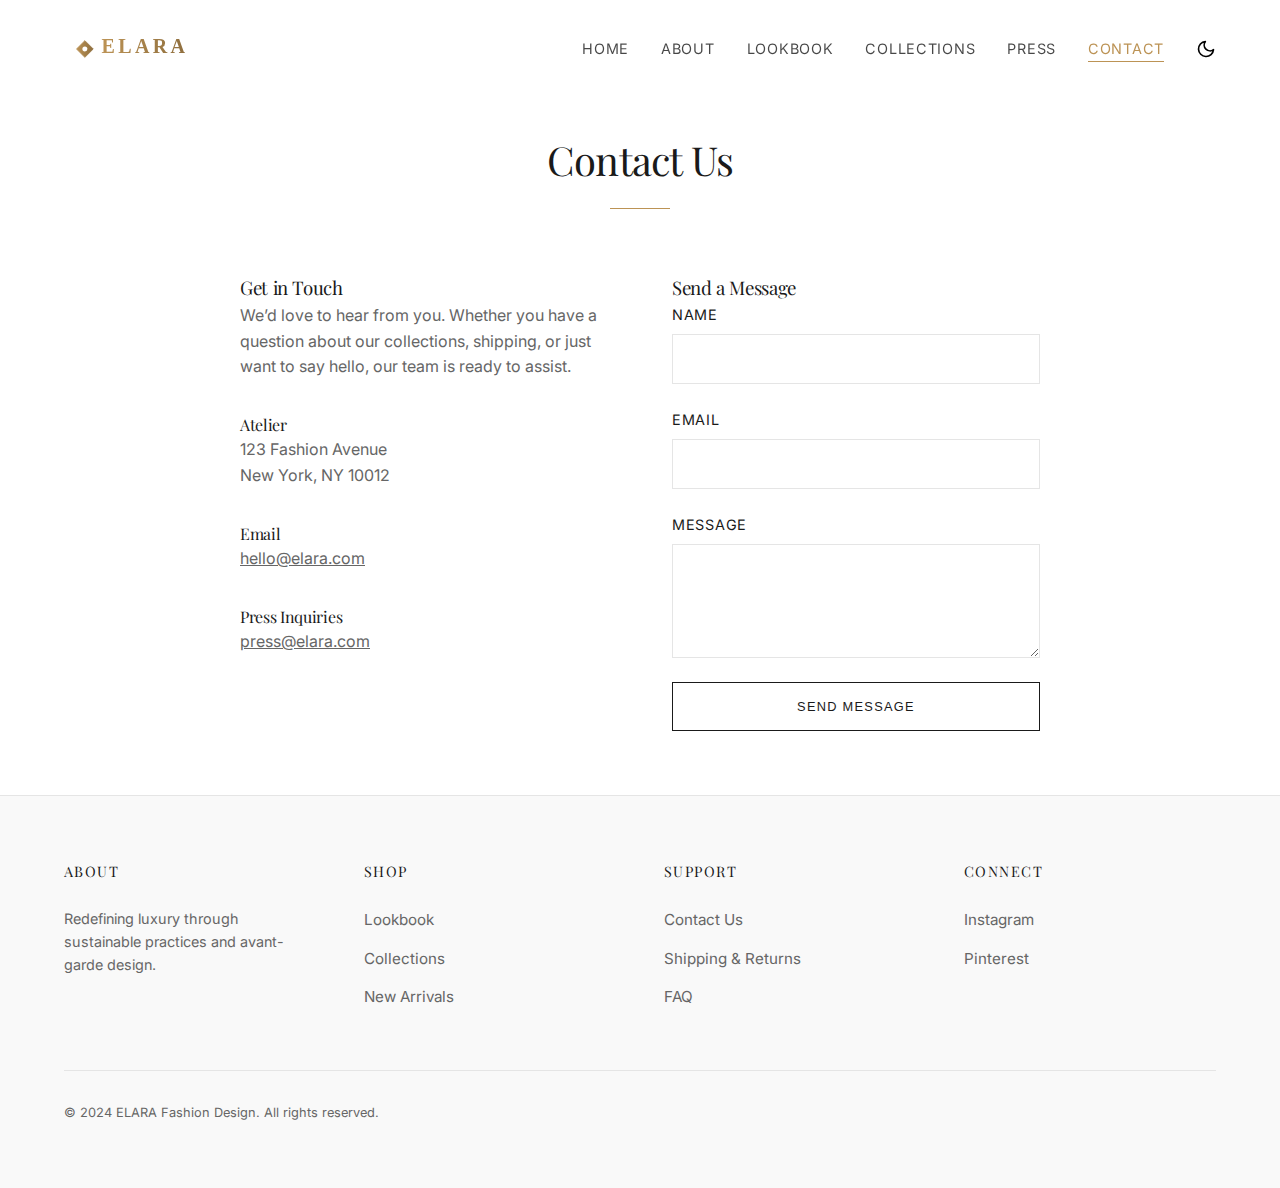
<file: contact.html>
<!DOCTYPE html>
<html lang="en">

<head>
    <meta charset="UTF-8">
    <meta name="viewport" content="width=device-width, initial-scale=1.0">
    <title>Contact | ELARA</title>
    <link rel="preconnect" href="https://fonts.googleapis.com">
    <link rel="preconnect" href="https://fonts.gstatic.com" crossorigin>
    <link
        href="https://fonts.googleapis.com/css2?family=Inter:wght@300;400;500&family=Playfair+Display:ital,wght@0,400;0,700;1,400&display=swap"
        rel="stylesheet">
    <link rel="stylesheet" href="style.css">
    <link rel="icon" type="image/svg+xml" href="assets/favicon.svg">
</head>

<body>

    <nav class="navbar">
        <a href="index.html" class="logo">
            <img src="assets/logo.svg" alt="ELARA" class="logo-img">
        </a>
        <div class="menu-toggle">☰</div>
        <ul class="nav-links">
            <!-- Note: Will be updated by global replace to include Contact link later if I miss it here, but adding it now for this file -->
            <li>
                <a href="index.html" class="nav-link">Home</a>
                <ul class="dropdown-menu">
                    <li><a href="home1.html">Home 1</a></li>
                    <li><a href="home2.html">Home 2</a></li>
                </ul>
            </li>
            <li><a href="about.html" class="nav-link">About</a></li>
            <li><a href="lookbook.html" class="nav-link">Lookbook</a></li>
            <li><a href="collections.html" class="nav-link">Collections</a></li>
            <li><a href="press.html" class="nav-link">Press</a></li>
            <li><a href="contact.html" class="nav-link active">Contact</a></li>
            <li><button class="theme-toggle" aria-label="Toggle Dark Mode"><img src="assets/moon.svg" class="theme-icon"
                        alt="Dark Mode"></button></li>
        </ul>
    </nav>

    <section class="section" style="padding-top: 8rem;">
        <h1 class="section-title">Contact Us</h1>
        <div class="contact-container">
            <div class="contact-info">
                <h3>Get in Touch</h3>
                <p>
                    We’d love to hear from you. Whether you have a question about our collections,
                    shipping, or just want to say hello, our team is ready to assist.
                </p>
                <div style="margin-top: 2rem;">
                    <h4>Atelier</h4>
                    <p>123 Fashion Avenue<br>New York, NY 10012</p>
                </div>
                <div style="margin-top: 2rem;">
                    <h4>Email</h4>
                    <p><a href="mailto:hello@elara.com" style="text-decoration: underline;">hello@elara.com</a></p>
                </div>
                <div style="margin-top: 2rem;">
                    <h4>Press Inquiries</h4>
                    <p><a href="mailto:press@elara.com" style="text-decoration: underline;">press@elara.com</a></p>
                </div>
            </div>

            <div class="contact-form-wrapper">
                <h3>Send a Message</h3>
                <form class="contact-form">
                    <div class="form-group">
                        <label for="name">Name</label>
                        <input type="text" id="name" name="name" required>
                    </div>
                    <div class="form-group">
                        <label for="email">Email</label>
                        <input type="email" id="email" name="email" required>
                    </div>
                    <div class="form-group">
                        <label for="message">Message</label>
                        <textarea id="message" name="message" rows="5" required></textarea>
                    </div>
                    <button type="submit" class="btn">Send Message</button>
                </form>
            </div>
        </div>
    </section>

    <footer>
        <div class="footer-content">
            <div class="footer-col">
                <h4>About</h4>
                <p style="color: var(--secondary-text); font-size: 0.9rem; line-height: 1.6;">
                    Redefining luxury through sustainable practices and avant-garde design.
                </p>
            </div>
            <div class="footer-col">
                <h4>Shop</h4>
                <ul>
                    <li><a href="lookbook.html">Lookbook</a></li>
                    <li><a href="collections.html">Collections</a></li>
                    <li><a href="#">New Arrivals</a></li>
                </ul>
            </div>
            <div class="footer-col">
                <h4>Support</h4>
                <ul>
                    <li><a href="contact.html">Contact Us</a></li>
                    <li><a href="#">Shipping & Returns</a></li>
                    <li><a href="#">FAQ</a></li>
                </ul>
            </div>
            <div class="footer-col">
                <h4>Connect</h4>
                <ul>
                    <li><a href="#">Instagram</a></li>
                    <li><a href="#">Pinterest</a></li>
                </ul>
            </div>
        </div>
        <div class="footer-bottom">
            <p class="copyright">&copy; 2024 ELARA Fashion Design. All rights reserved.</p>
        </div>
    </footer>

    <script src="script.js"></script>
</body>

</html>
</file>
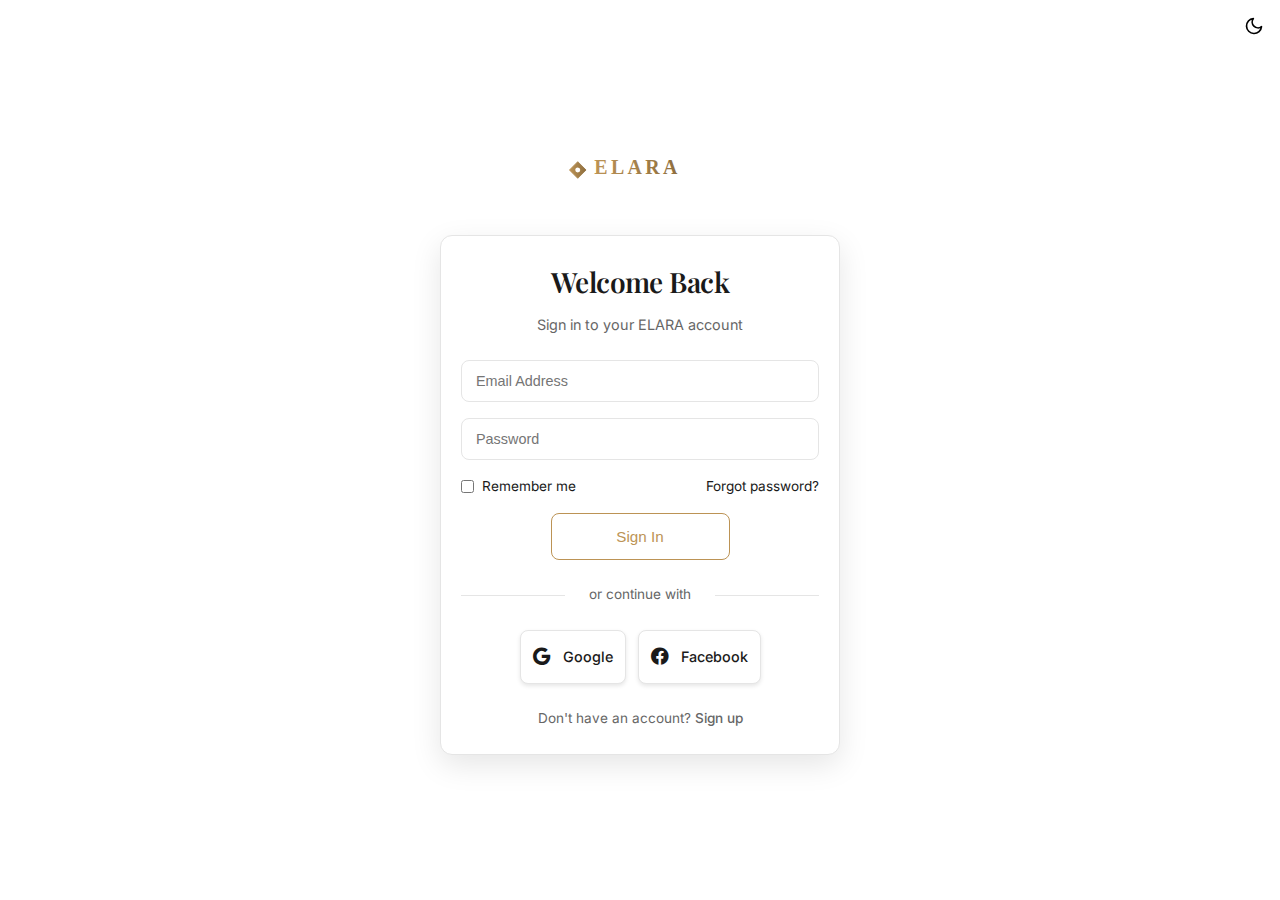
<file: login.html>
<!DOCTYPE html>
<html lang="en">

<head>
    <meta charset="UTF-8">
    <meta name="viewport" content="width=device-width, initial-scale=1.0">
    <title>Login | ELARA</title>
    <meta name="description" content="Login to your ELARA account">
    <link rel="preconnect" href="https://fonts.googleapis.com">
    <link rel="preconnect" href="https://fonts.gstatic.com" crossorigin>
    <link
        href="https://fonts.googleapis.com/css2?family=Inter:wght@300;400;500&family=Playfair+Display:ital,wght@0,400;0,700;1,400&display=swap"
        rel="stylesheet">
    <link rel="stylesheet" href="style.css">
    <link rel="icon" type="image/svg+xml" href="assets/favicon.svg">
    <!-- Bootstrap Icons -->
    <link rel="stylesheet" href="https://cdn.jsdelivr.net/npm/bootstrap-icons@1.11.0/font/bootstrap-icons.css">
    <style>
        .auth-container {
            min-height: 100vh;
            display: flex;
            flex-direction: column;
            justify-content: center;
            align-items: center;
            padding: 1rem;
            box-sizing: border-box;
        }

        .auth-header {
            position: absolute;
            top: 1rem;
            right: 1rem;
        }

        .auth-logo {
            text-align: center;
            margin-bottom: 1.5rem;
        }

        .auth-logo img {
            height: 50px;
            margin-bottom: 0.5rem;
        }

        .auth-card {
            background: var(--bg-color);
            border: 1px solid var(--border-color);
            border-radius: 12px;
            padding: 1.5rem 1.25rem;
            width: 100%;
            max-width: 400px;
            box-shadow: 0 10px 30px rgba(0, 0, 0, 0.1);
        }

        .auth-title {
            font-size: 1.75rem;
            font-weight: 600;
            margin-bottom: 0.5rem;
            text-align: center;
            font-family: 'Playfair Display', serif;
        }

        .auth-subtitle {
            color: var(--secondary-text);
            text-align: center;
            margin-bottom: 1.5rem;
            font-size: 0.9rem;
        }

        .form-group {
            margin-bottom: 1rem;
        }

        .form-label {
            display: block;
            margin-bottom: 0.5rem;
            font-weight: 500;
            font-size: 0.85rem;
        }

        .form-input {
            width: 100%;
            padding: 0.75rem 0.875rem;
            border: 1px solid var(--border-color);
            border-radius: 8px;
            font-size: 0.9rem;
            background: var(--bg-color);
            color: var(--text-color);
            transition: border-color 0.3s, box-shadow 0.3s;
            box-sizing: border-box;
        }

        .form-input:focus {
            outline: none;
            border-color: var(--primary-color);
            box-shadow: 0 0 0 3px rgba(188, 147, 85, 0.1);
        }

        .auth-options {
            display: flex;
            justify-content: space-between;
            align-items: center;
            margin-bottom: 1rem;
            font-size: 0.85rem;
        }

        .remember-me {
            display: flex;
            align-items: center;
            gap: 0.5rem;
        }

        .remember-me input[type="checkbox"] {
            width: auto;
        }

        .forgot-password {
            color: var(--primary-color);
            text-decoration: none;
            transition: opacity 0.3s;
        }

        .forgot-password:hover {
            opacity: 0.8;
        }

        .btn-primary {
            width: 50%;
            display: block;
            margin: 0 auto 1rem auto;
            padding: 0.875rem;
            background: transparent;
            color: var(--accent-color);
            border: 1px solid var(--accent-color);
            border-radius: 8px;
            font-size: 0.95rem;
            font-weight: 500;
            cursor: pointer;
            transition: opacity 0.3s;
        }

        .btn-primary:hover {
            background: var(--accent-color);
            color: white;
        }

        .divider {
            text-align: center;
            margin: 1.5rem 0;
            position: relative;
            color: var(--secondary-text);
            font-size: 0.85rem;
            line-height: 1;
        }

        .divider::before {
            content: '';
            position: absolute;
            top: 50%;
            left: 0;
            right: 0;
            height: 1px;
            background: var(--border-color);
            z-index: 1;
        }

        .divider span {
            background: var(--bg-color);
            padding: 0.25rem 1.5rem;
            position: relative;
            z-index: 2;
            display: inline-block;
            vertical-align: middle;
        }

        .social-buttons {
            display: flex;
            flex-direction: row;
            gap: 0.75rem;
            justify-content: center;
        }

        .social-btn {
            display: flex;
            align-items: center;
            justify-content: center;
            gap: 0.75rem;
            padding: 0.75rem;
            border: 1px solid var(--border-color);
            border-radius: 8px;
            background: var(--bg-color);
            color: var(--text-color);
            text-decoration: none;
            font-weight: 500;
            transition: all 0.3s;
            font-size: 0.9rem;
            box-shadow: 0 2px 4px rgba(0, 0, 0, 0.1);
        }

        .social-btn:hover {
            border-color: var(--primary-color);
            color: var(--primary-color);
        }

        .social-btn i {
            font-size: 1.1rem;
        }

        .signup-link {
            text-align: center;
            margin-top: 1.5rem;
            color: var(--secondary-text);
            font-size: 0.85rem;
        }

        .signup-link a {
            color: var(--primary-color);
            text-decoration: none;
            font-weight: 500;
        }

        .signup-link a:hover {
            opacity: 0.8;
        }

        @media (max-width: 480px) {
            .auth-container {
                padding: 0.75rem;
            }

            .auth-card {
                padding: 1.5rem 1rem;
                max-height: 90vh;
            }

            .auth-header {
                top: 0.75rem;
                right: 0.75rem;
            }

            .auth-logo img {
                height: 40px;
            }

            .btn-primary {
                width: 100%;
            }
        }
    </style>
</head>

<body>
    <div class="auth-container">
        <!-- Theme Toggle -->
        <div class="auth-header">
            <button class="theme-toggle" aria-label="Toggle Dark Mode">
                <img src="assets/moon.svg" class="theme-icon" alt="Dark Mode">
            </button>
        </div>

        <!-- Logo -->
        <div class="auth-logo">
            <a href="index.html" style="text-decoration: none; display: inline-block;">
                <img src="assets/logo.svg" alt="ELARA">
            </a>
        </div>

        <!-- Login Form -->
        <div class="auth-card">
            <h1 class="auth-title">Welcome Back</h1>
            <p class="auth-subtitle">Sign in to your ELARA account</p>

            <form>
                <div class="form-group">
                    <input type="email" id="email" class="form-input" placeholder="Email Address" required>
                </div>

                <div class="form-group">
                    <input type="password" id="password" class="form-input" placeholder="Password" required>
                </div>

                <div class="auth-options">
                    <div class="remember-me">
                        <input type="checkbox" id="remember" name="remember">
                        <label for="remember">Remember me</label>
                    </div>
                    <a href="#" class="forgot-password">Forgot password?</a>
                </div>

                <button type="submit" class="btn-primary">Sign In</button>
            </form>

            <div class="divider">
                <span>or continue with</span>
            </div>

            <div class="social-buttons">
                <a href="#" class="social-btn">
                    <i class="bi bi-google"></i>
                    Google
                </a>
                <a href="#" class="social-btn">
                    <i class="bi bi-facebook"></i>
                    Facebook
                </a>
            </div>

            <div class="signup-link">
                Don't have an account? <a href="signup.html">Sign up</a>
            </div>
        </div>
    </div>

    <script src="script.js"></script>
</body>

</html>
</file>
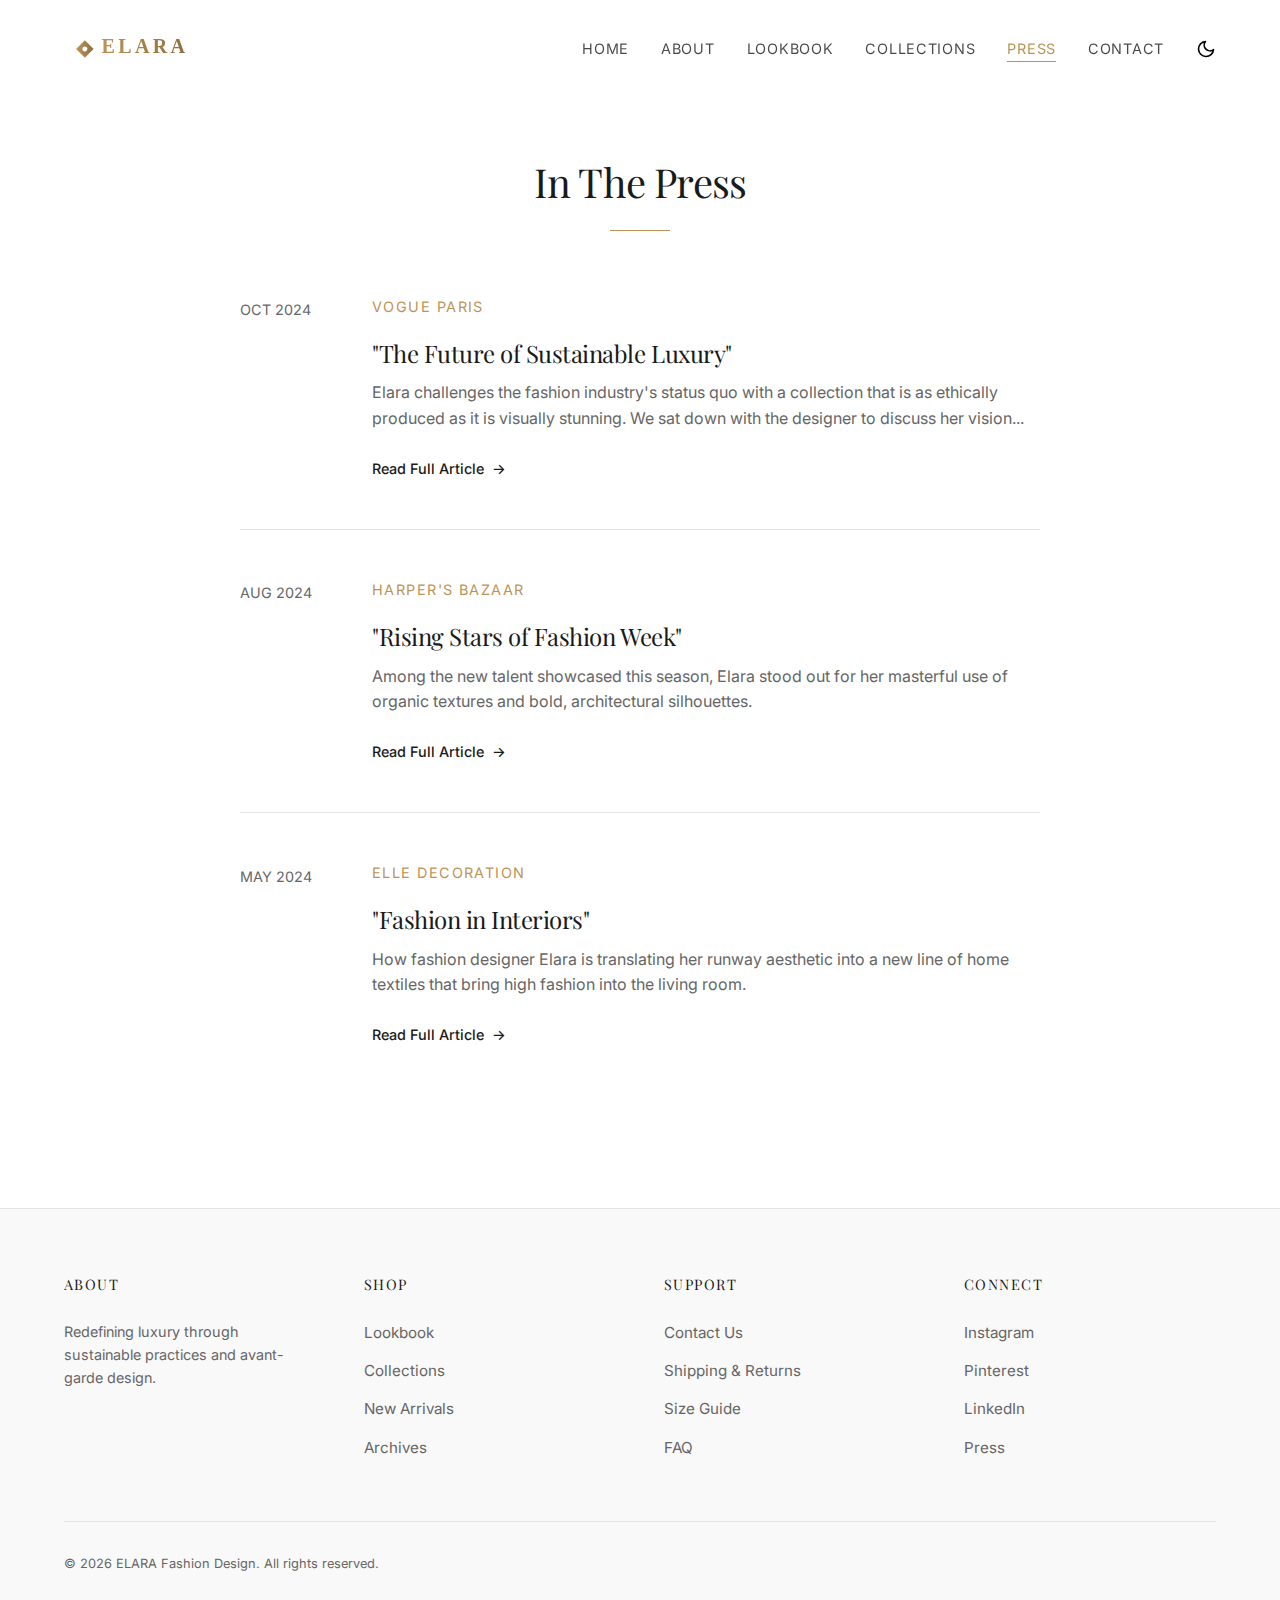
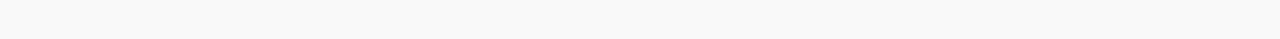
<file: press.html>
<!DOCTYPE html>
<html lang="en">

<head>
    <meta charset="UTF-8">
    <meta name="viewport" content="width=device-width, initial-scale=1.0">
    <title>Press | ELARA</title>
    <link rel="preconnect" href="https://fonts.googleapis.com">
    <link rel="preconnect" href="https://fonts.gstatic.com" crossorigin>
    <link
        href="https://fonts.googleapis.com/css2?family=Inter:wght@300;400;500&family=Playfair+Display:ital,wght@0,400;0,700;1,400&display=swap"
        rel="stylesheet">
    <link rel="stylesheet" href="style.css">
    <link rel="icon" type="image/svg+xml" href="assets/favicon.svg">
    <style>
        .press-list {
            max-width: 800px;
            margin: 0 auto;
        }

        .press-item {
            margin-bottom: 3rem;
            padding-bottom: 3rem;
            border-bottom: 1px solid var(--border-color);
            display: flex;
            gap: 2rem;
            align-items: flex-start;
        }

        .press-item:last-child {
            border-bottom: none;
        }

        .press-date {
            font-size: 0.9rem;
            color: var(--secondary-text);
            min-width: 100px;
            padding-top: 0.2rem;
        }

        .press-content h2 {
            font-size: 1.5rem;
            margin-bottom: 0.5rem;
        }

        .press-publication {
            font-size: 0.9rem;
            text-transform: uppercase;
            letter-spacing: 0.1em;
            color: var(--accent-color);
            margin-bottom: 1rem;
            display: block;
        }

        .press-excerpt {
            color: var(--secondary-text);
            margin-bottom: 1.5rem;
        }

        .read-more {
            font-size: 0.9rem;
            font-weight: 500;
            display: inline-flex;
            align-items: center;
            gap: 0.5rem;
        }

        .read-more::after {
            content: '→';
            transition: transform 0.2s;
        }

        .read-more:hover::after {
            transform: translateX(5px);
        }

        @media (max-width: 600px) {
            .press-item {
                flex-direction: column;
                gap: 0.5rem;
            }

            .press-date {
                margin-bottom: 0.5rem;
            }
        }
    </style>
</head>

<body>

    <nav class="navbar">
        <a href="index.html" class="logo">
            <img src="assets/logo.svg" alt="ELARA" class="logo-img">
        </a>
        <div class="menu-toggle">☰</div>
        <ul class="nav-links">

            <li>
                <a href="index.html" class="nav-link">Home</a>
                <ul class="dropdown-menu">
                    <li><a href="index.html">Home 1</a></li>
                    <li><a href="home2.html">Home 2</a></li>
                </ul>
            </li>
            <li><a href="about.html" class="nav-link">About</a></li>
            <li><a href="lookbook.html" class="nav-link">Lookbook</a></li>
            <li><a href="collections.html" class="nav-link">Collections</a></li>
            <li><a href="press.html" class="nav-link active">Press</a></li>
            <li><a href="contact.html" class="nav-link">Contact</a></li>
            <li><button class="theme-toggle" aria-label="Toggle Dark Mode"><img src="assets/moon.svg" class="theme-icon"
                        alt="Dark Mode"></button></li>
        </ul>

    </nav>

    <section class="section" style="padding-top: 150px;">
        <h1 class="section-title">In The Press</h1>

        <div class="press-list">
            <article class="press-item">
                <div class="press-date">OCT 2024</div>
                <div class="press-content">
                    <span class="press-publication">Vogue Paris</span>
                    <h2>"The Future of Sustainable Luxury"</h2>
                    <p class="press-excerpt">
                        Elara challenges the fashion industry's status quo with a collection that is as ethically
                        produced as it is visually stunning. We sat down with the designer to discuss her vision...
                    </p>
                    <a href="#" class="read-more">Read Full Article</a>
                </div>
            </article>

            <article class="press-item">
                <div class="press-date">AUG 2024</div>
                <div class="press-content">
                    <span class="press-publication">Harper's Bazaar</span>
                    <h2>"Rising Stars of Fashion Week"</h2>
                    <p class="press-excerpt">
                        Among the new talent showcased this season, Elara stood out for her masterful use of organic
                        textures and bold, architectural silhouettes.
                    </p>
                    <a href="#" class="read-more">Read Full Article</a>
                </div>
            </article>

            <article class="press-item">
                <div class="press-date">MAY 2024</div>
                <div class="press-content">
                    <span class="press-publication">Elle Decoration</span>
                    <h2>"Fashion in Interiors"</h2>
                    <p class="press-excerpt">
                        How fashion designer Elara is translating her runway aesthetic into a new line of home textiles
                        that bring high fashion into the living room.
                    </p>
                    <a href="#" class="read-more">Read Full Article</a>
                </div>
            </article>
        </div>

    </section>

    <footer>
        <div class="footer-content">
            <div class="footer-col">
                <h4>About</h4>
                <p style="color: var(--secondary-text); font-size: 0.9rem; line-height: 1.6;">
                    Redefining luxury through sustainable practices and avant-garde design.
                </p>
            </div>
            <div class="footer-col">
                <h4>Shop</h4>
                <ul>
                    <li><a href="lookbook.html">Lookbook</a></li>
                    <li><a href="collections.html">Collections</a></li>
                    <li><a href="#">New Arrivals</a></li>
                    <li><a href="#">Archives</a></li>
                </ul>

            </div>
            <div class="footer-col">
                <h4>Support</h4>
                <ul>
                    <li><a href="contact.html">Contact Us</a></li>
                    <li><a href="#">Shipping & Returns</a></li>
                    <li><a href="#">Size Guide</a></li>
                    <li><a href="#">FAQ</a></li>
                </ul>

            </div>
            <div class="footer-col">
                <h4>Connect</h4>
                <ul>
                    <li><a href="#">Instagram</a></li>
                    <li><a href="#">Pinterest</a></li>
                    <li><a href="#">LinkedIn</a></li>
                    <li><a href="#">Press</a></li>
                </ul>

            </div>
        </div>
        <div class="footer-bottom">
            <p class="copyright">&copy; 2026 ELARA Fashion Design. All rights reserved.</p>
        </div>
    </footer>

    <script src="script.js"></script>
</body>

</html>
</file>
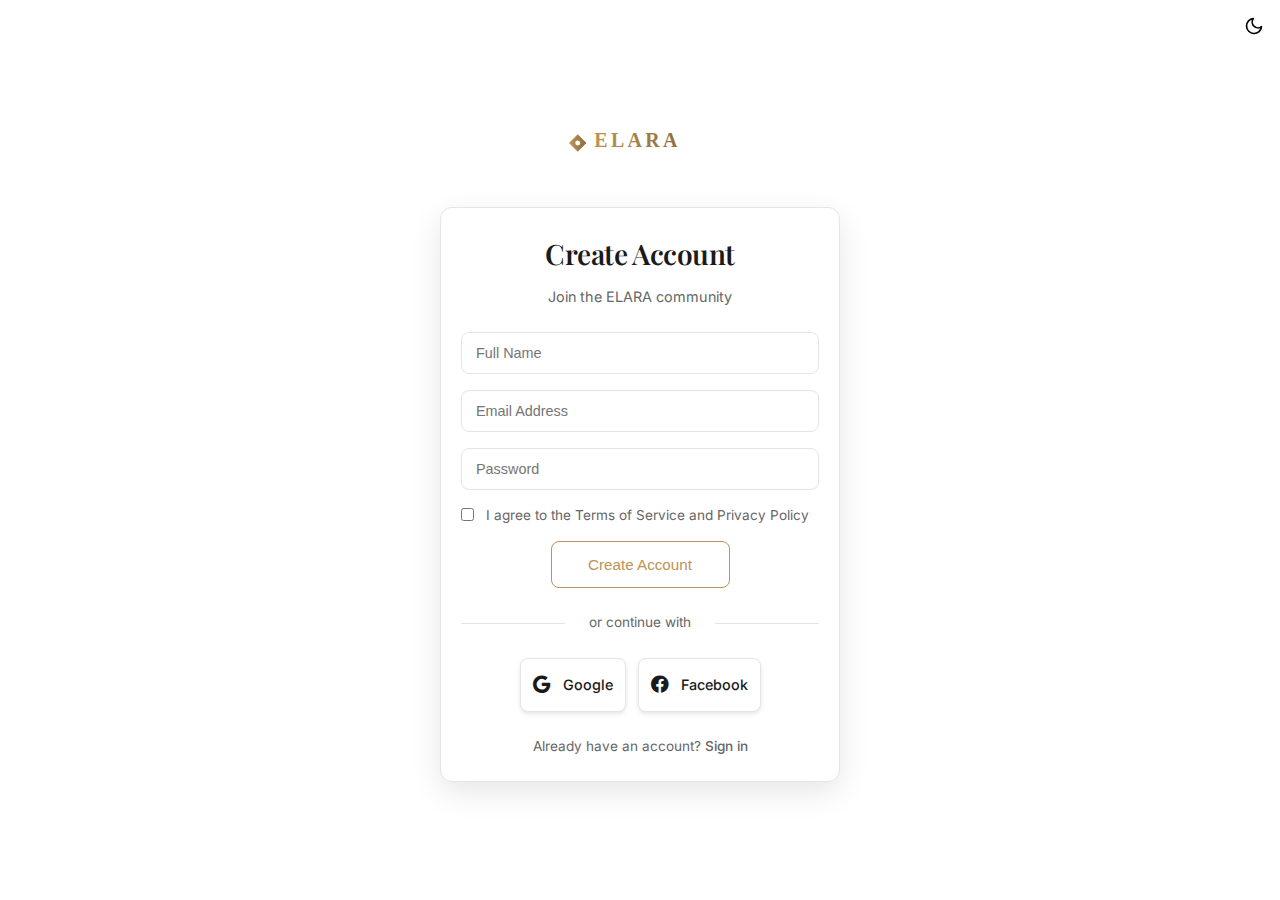
<file: signup.html>
<!DOCTYPE html>
<html lang="en">

<head>
    <meta charset="UTF-8">
    <meta name="viewport" content="width=device-width, initial-scale=1.0">
    <title>Sign Up | ELARA</title>
    <meta name="description" content="Create your ELARA account">
    <link rel="preconnect" href="https://fonts.googleapis.com">
    <link rel="preconnect" href="https://fonts.gstatic.com" crossorigin>
    <link
        href="https://fonts.googleapis.com/css2?family=Inter:wght@300;400;500&family=Playfair+Display:ital,wght@0,400;0,700;1,400&display=swap"
        rel="stylesheet">
    <link rel="stylesheet" href="style.css">
    <link rel="icon" type="image/svg+xml" href="assets/favicon.svg">
    <!-- Bootstrap Icons -->
    <link rel="stylesheet" href="https://cdn.jsdelivr.net/npm/bootstrap-icons@1.11.0/font/bootstrap-icons.css">
    <style>
        .auth-container {
            min-height: 100vh;
            display: flex;
            flex-direction: column;
            justify-content: center;
            align-items: center;
            padding: 1rem;
            box-sizing: border-box;
        }

        .auth-header {
            position: absolute;
            top: 1rem;
            right: 1rem;
        }

        .auth-logo {
            text-align: center;
            margin-bottom: 1.5rem;
        }

        .auth-logo img {
            height: 50px;
            margin-bottom: 0.5rem;
        }

        .auth-card {
            background: var(--bg-color);
            border: 1px solid var(--border-color);
            border-radius: 12px;
            padding: 1.5rem 1.25rem;
            width: 100%;
            max-width: 400px;
            box-shadow: 0 10px 30px rgba(0, 0, 0, 0.1);
        }

        .auth-title {
            font-size: 1.75rem;
            font-weight: 600;
            margin-bottom: 0.5rem;
            text-align: center;
            font-family: 'Playfair Display', serif;
        }

        .auth-subtitle {
            color: var(--secondary-text);
            text-align: center;
            margin-bottom: 1.5rem;
            font-size: 0.9rem;
        }

        .form-group {
            margin-bottom: 1rem;
        }

        .form-label {
            display: block;
            margin-bottom: 0.5rem;
            font-weight: 500;
            font-size: 0.85rem;
        }

        .form-input {
            width: 100%;
            padding: 0.75rem 0.875rem;
            border: 1px solid var(--border-color);
            border-radius: 8px;
            font-size: 0.9rem;
            background: var(--bg-color);
            color: var(--text-color);
            transition: border-color 0.3s, box-shadow 0.3s;
            box-sizing: border-box;
        }

        .form-input:focus {
            outline: none;
            border-color: var(--primary-color);
            box-shadow: 0 0 0 3px rgba(188, 147, 85, 0.1);
        }

        .btn-primary {
            width: 50%;
            display: block;
            margin: 0 auto 1rem auto;
            padding: 0.875rem;
            color: var(--accent-color);
            background-color: transparent;
            border: 1px solid var(--accent-color);
            border-radius: 8px;
            font-size: 0.95rem;
            font-weight: 500;
            cursor: pointer;
            transition: opacity 0.3s;
        }

        .btn-primary:hover {
            background: var(--accent-color);
            color: white;
        }

        .auth-title-btn {
            background: var(--primary-color);
            color: white;
            padding: 0.75rem 1.5rem;
            border-radius: 8px;
            border: 3px solid var(--primary-color);
            font-size: 1.75rem;
            font-weight: 600;
            text-align: center;
            font-family: 'Playfair Display', serif;
            margin-bottom: 0.5rem;
            display: inline-block;
            box-shadow: 0 4px 8px rgba(0, 0, 0, 0.2);
            outline: 2px solid rgba(188, 147, 85, 0.5);
        }

        .divider {
            text-align: center;
            margin: 1.5rem 0;
            position: relative;
            color: var(--secondary-text);
            font-size: 0.85rem;
            line-height: 1;
        }

        .divider::before {
            content: '';
            position: absolute;
            top: 50%;
            left: 0;
            right: 0;
            height: 1px;
            background: var(--border-color);
            z-index: 1;
        }

        .divider span {
            background: var(--bg-color);
            padding: 0.25rem 1.5rem;
            position: relative;
            z-index: 2;
            display: inline-block;
            vertical-align: middle;
        }

        .social-buttons {
            display: flex;
            flex-direction: row;
            gap: 0.75rem;
            justify-content: center;
        }

        .social-btn {
            display: flex;
            align-items: center;
            justify-content: center;
            gap: 0.75rem;
            padding: 0.75rem;
            border: 1px solid var(--border-color);
            border-radius: 8px;
            background: var(--bg-color);
            color: var(--text-color);
            text-decoration: none;
            font-weight: 500;
            transition: all 0.3s;
            font-size: 0.9rem;
            box-shadow: 0 2px 4px rgba(0, 0, 0, 0.1);
        }


        .social-btn:hover {
            border-color: var(--primary-color);
            color: var(--primary-color);
        }

        .social-btn i {
            font-size: 1.1rem;
        }

        .terms-group {
            margin-bottom: 1rem;
        }

        .terms-checkbox {
            display: flex;
            align-items: flex-start;
            gap: 0.75rem;
            font-size: 0.85rem;
            line-height: 1.4;
        }

        .terms-checkbox input[type="checkbox"] {
            width: auto;
            margin-top: 0.125rem;
        }

        .terms-checkbox label {
            color: var(--secondary-text);
        }

        .terms-checkbox a {
            color: var(--primary-color);
            text-decoration: none;
        }

        .terms-checkbox a:hover {
            opacity: 0.8;
        }

        .login-link {
            text-align: center;
            margin-top: 1.5rem;
            color: var(--secondary-text);
            font-size: 0.85rem;
        }

        .login-link a {
            color: var(--primary-color);
            text-decoration: none;
            font-weight: 500;
        }

        .login-link a:hover {
            opacity: 0.8;
        }

        @media (max-width: 480px) {
            .auth-container {
                padding: 0.5rem;
                justify-content: center;
                min-height: 100vh;
                /* Use 100vh or 100dvh if supported, fallback to min-height */
            }

            .auth-card {
                padding: 1rem 0.75rem;
                max-height: none;
                /* Ensure no internal scroll constraint override */
            }

            .auth-header {
                top: 0.5rem;
                right: 0.5rem;
            }

            .auth-logo {
                margin-bottom: 0.5rem;
            }

            .auth-logo img {
                height: 35px;
                margin-bottom: 0;
            }

            .auth-title {
                font-size: 1.5rem;
                margin-bottom: 0.25rem;
            }

            .auth-subtitle {
                margin-bottom: 0.75rem;
                font-size: 0.85rem;
            }

            .form-group {
                margin-bottom: 0.75rem;
            }

            .form-input {
                padding: 0.6rem 0.75rem;
            }

            .terms-group {
                margin-bottom: 0.75rem;
            }

            .btn-primary {
                width: 100%;
                margin-bottom: 0.75rem;
            }

            .divider {
                margin: 0.75rem 0;
            }

            .login-link {
                margin-top: 0.75rem;
            }
        }
    </style>
</head>

<body>
    <div class="auth-container">
        <!-- Theme Toggle -->
        <div class="auth-header">
            <button class="theme-toggle" aria-label="Toggle Dark Mode">
                <img src="assets/moon.svg" class="theme-icon" alt="Dark Mode">
            </button>
        </div>

        <!-- Logo -->
        <div class="auth-logo">
            <a href="index.html" style="text-decoration: none; display: inline-block;">
                <img src="assets/logo.svg" alt="ELARA">
            </a>
        </div>

        <!-- Signup Form -->
        <div class="auth-card">
            <h1 class="auth-title">Create Account</h1>
            <p class="auth-subtitle">Join the ELARA community</p>

            <form>
                <div class="form-group">
                    <input type="text" id="fullName" class="form-input" placeholder="Full Name" required>
                </div>

                <div class="form-group">
                    <input type="email" id="email" class="form-input" placeholder="Email Address" required>
                </div>

                <div class="form-group">
                    <input type="password" id="password" class="form-input" placeholder="Password" required>
                </div>

                <div class="terms-group">
                    <div class="terms-checkbox">
                        <input type="checkbox" id="terms" name="terms" required>
                        <label for="terms">
                            I agree to the <a href="#">Terms of Service</a> and <a href="#">Privacy Policy</a>
                        </label>
                    </div>
                </div>

                <button type="submit" class="btn-primary">Create Account</button>
            </form>

            <div class="divider">
                <span>or continue with</span>
            </div>

            <div class="social-buttons">
                <a href="#" class="social-btn">
                    <i class="bi bi-google"></i>
                    Google
                </a>
                <a href="#" class="social-btn">
                    <i class="bi bi-facebook"></i>
                    Facebook
                </a>
            </div>

            <div class="login-link">
                Already have an account? <a href="login.html">Sign in</a>
            </div>
        </div>
    </div>

    <script src="script.js"></script>
</body>

</html>
</file>
<file: style.css>
/* Global Styles & Variables */
:root {
    --bg-color: #ffffff;
    --text-color: #1a1a1a;
    --accent-color: #bc9355;
    /* Gold/Bronze accent */
    --secondary-text: #666666;
    --border-color: #e5e5e5;
    --nav-bg: rgba(255, 255, 255, 0.9);
    --alt-bg: #f9f9f9;

    --font-heading: 'Playfair Display', serif;
    --font-body: 'Inter', sans-serif;

    --transition-speed: 0.3s;
}

[data-theme="dark"] {
    --bg-color: #0f0f0f;
    --text-color: #f0f0f0;
    --accent-color: #d4af37;
    --secondary-text: #a0a0a0;
    --border-color: #333333;
    --nav-bg: rgba(15, 15, 15, 0.9);
    --alt-bg: #1a1a1a;
}

*,
*::before,
*::after {
    box-sizing: border-box;
    margin: 0;
    padding: 0;
}

body {
    background-color: var(--bg-color);
    color: var(--text-color);
    font-family: var(--font-body);
    line-height: 1.6;
    transition: background-color var(--transition-speed), color var(--transition-speed);
    overflow-x: hidden;
}

h1,
h2,
h3,
h4,
h5,
h6 {
    font-family: var(--font-heading);
    font-weight: 400;
    letter-spacing: -0.02em;
}

a {
    text-decoration: none;
    color: inherit;
    transition: color 0.2s ease;
}

img {
    max-width: 100%;
    display: block;
}

/* Navigation */
.navbar {
    position: fixed;
    top: 0;
    left: 0;
    width: 100%;
    padding: 1.5rem 5%;
    display: flex;
    justify-content: space-between;
    /* Keeps Logo Left, Nav Right */
    align-items: center;
    background: var(--nav-bg);
    backdrop-filter: blur(10px);
    z-index: 1000;
    border-bottom: 1px solid transparent;
    transition: border-color var(--transition-speed);
}

.scrolled .navbar {
    border-color: var(--border-color);
}

.logo {
    display: flex;
    align-items: center;
    gap: 10px;
    font-family: var(--font-heading);
    font-size: 1.5rem;
    font-weight: 700;
    letter-spacing: 0.1em;
    text-transform: uppercase;
}

.logo-img {
    height: 50px;
    /* Increased size for the new typographic logo */
    width: auto;
    display: block;
}

/* Since the new SVG has its own dark mode handling via media query inside SVG or fill, we might not need filter here.
   However, if we want to force color change via CSS: */
[data-theme="dark"] .logo-img {
    /* If the SVG usescurrentColor or we want to invert it manually */
    /* The SVG has a gradient, inversion might look weird. Let's rely on the SVG's internal style or just leave it natural gold. */
    filter: none;
}

.nav-links {
    display: flex;
    gap: 2rem;
    list-style: none;
    align-items: center;
    margin: 0;
    /* Reset margin */
}

.nav-link {
    font-size: 0.9rem;
    text-transform: uppercase;
    letter-spacing: 0.05em;
    opacity: 0.8;
    position: relative;
}

.nav-link:hover,
.nav-link.active {
    opacity: 1;
    color: var(--accent-color);
}

.nav-link::after {
    content: '';
    position: absolute;
    bottom: -5px;
    left: 0;
    width: 0;
    height: 1px;
    background-color: var(--accent-color);
    transition: width 0.3s ease;
}

.nav-link:hover::after,
.nav-link.active::after {
    width: 100%;
}

/* Dropdown Menu */
.nav-links li {
    position: relative;
}

.dropdown-menu {
    display: none;
    position: absolute;
    top: 100%;
    left: 0;
    background-color: var(--nav-bg);
    /* Use nav background */
    backdrop-filter: blur(10px);
    padding: 1rem;
    list-style: none;
    border: 1px solid var(--border-color);
    min-width: 150px;
    box-shadow: 0 4px 12px rgba(0, 0, 0, 0.1);
    z-index: 100;
}

.nav-links li:hover .dropdown-menu {
    display: block;
}

.dropdown-menu li {
    margin-bottom: 0.5rem;
}

.dropdown-menu li:last-child {
    margin-bottom: 0;
}

.dropdown-menu a {
    font-size: 0.85rem;
    text-transform: uppercase;
    letter-spacing: 0.05em;
    color: var(--text-color);
    transition: color 0.2s;
    display: block;
}

.dropdown-menu a:hover {
    color: var(--accent-color);
}

.theme-toggle {
    background: none;
    border: none;
    cursor: pointer;
    color: var(--text-color);
    font-size: 1.3rem;
    display: flex;
    align-items: center;
    justify-content: center;
    transition: transform 0.3s ease;
    padding: 0;
    margin: 0;
}

.theme-icon {
    width: 20px;
    height: 20px;
    display: block;
}

[data-theme="dark"] .theme-icon {
    filter: invert(1);
}

.theme-toggle:hover {
    transform: rotate(15deg);
}

/* Mobile Menu */
.menu-toggle {
    display: none;
    background: none;
    border: none;
    cursor: pointer;
    color: var(--text-color);
    font-size: 1.5rem;
    z-index: 1002;
    /* Ensure above everything */
}

@media (max-width: 768px) {
    .nav-links {
        position: fixed;
        top: 0;
        right: -100%;
        height: 100vh;
        width: 70%;
        margin: 0;
        /* Reset margin */
        background-color: var(--bg-color);
        flex-direction: column;
        justify-content: center;
        align-items: center;
        transition: right 0.4s cubic-bezier(0.77, 0, 0.175, 1);
        box-shadow: -5px 0 15px rgba(0, 0, 0, 0.1);
        z-index: 1001;
    }

    .nav-links.open {
        right: 0;
    }

    .menu-toggle {
        display: block;
    }

    .desktop-only {
        display: none !important;
    }

    .mobile-only {
        display: block !important;
    }
}

/* Utility Classes */
.mobile-only {
    display: none;
}

/* Hero Section */
.hero {
    height: 100vh;
    display: flex;
    align-items: center;
    justify-content: center;
    text-align: center;
    position: relative;
    padding: 0 5%;
    overflow: hidden;
}

.hero-bg {
    position: absolute;
    top: 0;
    left: 0;
    width: 100%;
    height: 100%;
    object-fit: cover;
    object-position: top center;
    z-index: -1;
    opacity: 0.8;
    /* Dim slightly for text readability */
    filter: grayscale(20%);
    transition: opacity var(--transition-speed);
}

[data-theme="dark"] .hero-bg {
    opacity: 0.4;
}

.hero-content {
    max-width: 800px;
    animation: fadeUp 1s ease-out;
}

.hero-title {
    font-size: 4rem;
    margin-bottom: 1rem;
    line-height: 1.1;
}

.hero-subtitle {
    font-size: 1.3rem;
    color: var(--text-color);
    /* Stronger color */
    margin-bottom: 2rem;
    font-weight: 500;
    /* Thicker font */
    text-shadow: 0 1px 2px rgba(255, 255, 255, 0.5);
    /* Helps on light backgrounds */
}

[data-theme="dark"] .hero-subtitle {
    text-shadow: 0 1px 2px rgba(0, 0, 0, 0.5);
}

.btn {
    display: inline-block;
    padding: 1rem 2.5rem;
    border: 1px solid var(--text-color);
    background: transparent;
    color: var(--text-color);
    text-transform: uppercase;
    font-size: 0.8rem;
    letter-spacing: 0.1em;
    cursor: pointer;
    transition: all 0.3s ease;
}

.btn:hover {
    background: var(--text-color);
    color: var(--bg-color);
}


/* Navbar Button specific styles */
.navbar .btn {
    padding: 0.5rem 1.5rem;
    font-size: 0.75rem;
}

/* Sections General */
.section {
    padding: 4rem 5%;
}

.alt-bg {
    background-color: var(--alt-bg);
}

.section-title {
    text-align: center;
    font-size: 2.5rem;
    margin-bottom: 4rem;
    position: relative;
}

.section-title::after {
    content: '';
    display: block;
    width: 60px;
    height: 1px;
    background: var(--accent-color);
    margin: 1rem auto 0;
}

/* Featured Collections */
.featured-grid {
    display: grid;
    grid-template-columns: repeat(auto-fit, minmax(300px, 1fr));
    gap: 2rem;
}

.featured-item {
    text-align: center;
}

.featured-item img {
    width: 100%;
    height: 450px;
    object-fit: cover;
    margin-bottom: 1.5rem;
    transition: transform 0.5s ease;
}

.featured-item:hover img {
    transform: scale(1.02);
}

.featured-info h3 {
    font-size: 1.5rem;
    margin-bottom: 0.5rem;
}

.link-arrow {
    display: inline-block;
    font-size: 0.9rem;
    text-transform: uppercase;
    letter-spacing: 0.1em;
    position: relative;
    padding-bottom: 2px;
}

.link-arrow::after {
    content: '';
    position: absolute;
    bottom: 0;
    left: 0;
    width: 100%;
    height: 1px;
    background-color: var(--text-color);
    transform: scaleX(0);
    transform-origin: right;
    transition: transform 0.3s ease;
}

.link-arrow:hover::after {
    transform: scaleX(1);
    transform-origin: left;
}


/* About Section */
.about-container {
    display: flex;
    align-items: center;
    gap: 4rem;
    max-width: 1200px;
    margin: 0 auto;
}

.about-image {
    flex: 1;
}

.about-image img {
    width: 100%;
    height: auto;
}

.about-content {
    flex: 1;
}

.about-content p {
    margin-bottom: 1.5rem;
    font-size: 1.1rem;
    color: var(--secondary-text);
}

.signature {
    font-family: 'Playfair Display', serif;
    /* Or a handwritten font if imported */
    font-size: 2rem;
    margin-top: 2rem;
    font-style: italic;
}

@media (max-width: 900px) {
    .about-container {
        flex-direction: column;
        text-align: center;
    }

    .about-content .section-title {
        text-align: center;
    }
}

/* Newsletter */
.newsletter-section {
    text-align: center;
    max-width: 600px;
    margin: 0 auto;
}

.newsletter-form {
    display: flex;
    gap: 1rem;
    justify-content: center;
}

.newsletter-form input {
    border: 1px solid var(--border-color);
    color: var(--text-color);
    font-family: var(--font-body);
    padding: 1rem;
}

.newsletter-form input:focus {
    outline: none;
    border-color: var(--accent-color);
}

@media (max-width: 600px) {
    .newsletter-form {
        flex-direction: column;
    }
}

/* Contact Page Styles */
.contact-container {
    max-width: 800px;
    margin: 0 auto;
    display: grid;
    grid-template-columns: 1fr;
    gap: 4rem;
}

@media (min-width: 768px) {
    .contact-container {
        grid-template-columns: 1fr 1fr;
    }
}

.contact-info p {
    margin-bottom: 1rem;
    color: var(--secondary-text);
}

.contact-form {
    display: flex;
    flex-direction: column;
    gap: 1.5rem;
}

.form-group {
    display: flex;
    flex-direction: column;
    gap: 0.5rem;
}

.form-group label {
    font-size: 0.9rem;
    text-transform: uppercase;
    letter-spacing: 0.05em;
    color: var(--text-color);
}

.contact-form input,
.contact-form textarea {
    padding: 1rem;
    background: transparent;
    border: 1px solid var(--border-color);
    color: var(--text-color);
    font-family: var(--font-body);
    width: 100%;
    transition: border-color 0.3s;
}

.contact-form input:focus,
.contact-form textarea:focus {
    outline: none;
    border-color: var(--accent-color);
}


/* Footer */
footer {
    padding: 4rem 5%;
    border-top: 1px solid var(--border-color);
    margin-top: auto;
    background-color: var(--alt-bg);
}

.footer-content {
    display: grid;
    grid-template-columns: repeat(4, 1fr);
    gap: 3rem;
    margin-bottom: 3rem;
    text-align: left;
}

.footer-col h4 {
    font-size: 0.9rem;
    text-transform: uppercase;
    letter-spacing: 0.1em;
    margin-bottom: 1.5rem;
    color: var(--text-color);
}

.footer-col ul {
    list-style: none;
}

.footer-col ul li {
    margin-bottom: 0.8rem;
}



.footer-col a {
    color: var(--secondary-text);
    font-size: 0.95rem;
    transition: color 0.3s;
}

.footer-col a:hover {
    color: var(--accent-color);
}

.footer-bottom {
    display: flex;
    justify-content: space-between;
    align-items: center;
    padding-top: 2rem;
    border-top: 1px solid var(--border-color);
}

.copyright {
    font-size: 0.8rem;
    color: var(--secondary-text);
}

/* Social Icons Hover Effect */
/* Social Icons Hover Effect */
.social-icons a:hover {
    color: var(--accent-color) !important;
}

@media (max-width: 900px) {
    .footer-content {
        grid-template-columns: repeat(2, 1fr);
    }
}

@media (max-width: 500px) {
    .footer-content {
        grid-template-columns: 1fr;
    }

    .footer-bottom {
        flex-direction: column;
        gap: 1rem;
    }
}

/* Animations */
@keyframes fadeUp {
    from {
        opacity: 0;
        transform: translateY(30px);
    }

    to {
        opacity: 1;
        transform: translateY(0);
    }
}

/* Utility Classes */
.grid {
    display: grid;
    gap: 2rem;
}

/* Scroll to Top Button */
.scroll-top {
    position: fixed;
    bottom: 2rem;
    right: 2rem;
    width: 50px;
    height: 50px;
    background-color: var(--accent-color);
    color: white;
    border: none;
    border-radius: 50%;
    display: flex;
    justify-content: center;
    align-items: center;
    cursor: pointer;
    opacity: 0;
    visibility: hidden;
    transform: translateY(20px);
    transition: all 0.3s ease;
    z-index: 999;
    box-shadow: 0 4px 12px rgba(0, 0, 0, 0.15);
}

.scroll-top.visible {
    opacity: 1;
    visibility: visible;
    transform: translateY(0);
}

.scroll-top:hover {
    transform: translateY(-5px);
    background-color: var(--text-color);
}

.scroll-top img {
    width: 24px;
    height: 24px;
    filter: invert(1);
    /* Ensure white icon */
}

/* -----------------------
   Home 2 Specific Styles
   ----------------------- */

/* Stats Section */
.stats-section {
    background-color: var(--text-color);
    color: var(--bg-color);
    padding: 4rem 5%;
}

.stats-grid {
    display: flex;
    justify-content: space-around;
    flex-wrap: wrap;
    gap: 2rem;
    text-align: center;
}

.stat-item h3 {
    font-size: 3rem;
    color: var(--accent-color);
    margin-bottom: 0.5rem;
    margin-top: 0;
}

.stat-item p {
    text-transform: uppercase;
    letter-spacing: 0.1em;
    font-size: 0.9rem;
    opacity: 0.8;
}

/* Testimonials */
.testimonials-grid {
    display: grid;
    grid-template-columns: repeat(auto-fit, minmax(300px, 1fr));
    gap: 2rem;
}

.testimonial-card {
    background: var(--alt-bg);
    padding: 2rem;
    border: 1px solid var(--border-color);
    text-align: center;
    transition: transform 0.3s;
}

.testimonial-card:hover {
    transform: translateY(-5px);
    border-color: var(--accent-color);
}

.testimonial-text {
    font-style: italic;
    font-size: 1.1rem;
    margin-bottom: 1.5rem;
    color: var(--secondary-text);
}

.testimonial-author {
    font-weight: bold;
    color: var(--text-color);
    font-family: var(--font-heading);
}

/* Blog/Journal */
.journal-grid {
    display: grid;
    grid-template-columns: repeat(auto-fit, minmax(300px, 1fr));
    gap: 2rem;
}

.journal-card {
    border: 1px solid var(--border-color);
    overflow: hidden;
}

.journal-img {
    height: 250px;
    overflow: hidden;
}

.journal-img img {
    width: 100%;
    height: 100%;
    object-fit: cover;
    transition: transform 0.5s;
}

.journal-card:hover .journal-img img {
    transform: scale(1.05);
}

.journal-content {
    padding: 1.5rem;
}

.journal-date {
    font-size: 0.8rem;
    color: var(--accent-color);
    text-transform: uppercase;
    letter-spacing: 0.1em;
    margin-bottom: 0.5rem;
    display: block;
}

.journal-content h3 {
    margin-bottom: 1rem;
    font-size: 1.2rem;
}

/* Process / Timeline */
.process-steps {
    display: flex;
    justify-content: space-between;
    gap: 2rem;
    flex-wrap: wrap;
    text-align: center;
    max-width: 1000px;
    margin: 0 auto;
}

.step {
    flex: 1;
    min-width: 200px;
}

.step-number {
    font-size: 4rem;
    font-family: var(--font-heading);
    color: var(--accent-color);
    opacity: 0.3;
    line-height: 1;
    margin-bottom: 1rem;
}

.step h3 {
    margin-bottom: 1rem;
}

/* Brands / Logos */
.brands-section {
    padding: 4rem 5%;
    border-top: 1px solid var(--border-color);
    border-bottom: 1px solid var(--border-color);
}

.brands-grid {
    display: flex;
    justify-content: space-around;
    align-items: center;
    flex-wrap: wrap;
    gap: 3rem;
    opacity: 0.6;
}

.brands-grid img {
    height: 30px;
    width: auto;
    filter: grayscale(100%);
    transition: filter 0.3s, opacity 0.3s;
}

.brands-grid img:hover {
    filter: none;
    opacity: 1;
}

/* FAQ Accordion */
.faq-container {
    max-width: 800px;
    margin: 0 auto;
}

.faq-item {
    border-bottom: 1px solid var(--border-color);
}

.faq-question {
    width: 100%;
    padding: 1.5rem 0;
    text-align: left;
    background: none;
    border: none;
    font-size: 1.1rem;
    font-family: var(--font-heading);
    color: var(--text-color);
    cursor: pointer;
    display: flex;
    justify-content: space-between;
    align-items: center;
}

.faq-toggle {
    font-size: 1.5rem;
    line-height: 1;
}

.faq-answer {
    max-height: 0;
    overflow: hidden;
    transition: max-height 0.3s ease;
    color: var(--secondary-text);
}

.faq-item.active .faq-answer {
    padding-bottom: 1.5rem;
    max-height: 300px;
    /* Arbitrary large height */
}

.faq-item.active .faq-toggle {
    transform: rotate(45deg);
}
</file>
